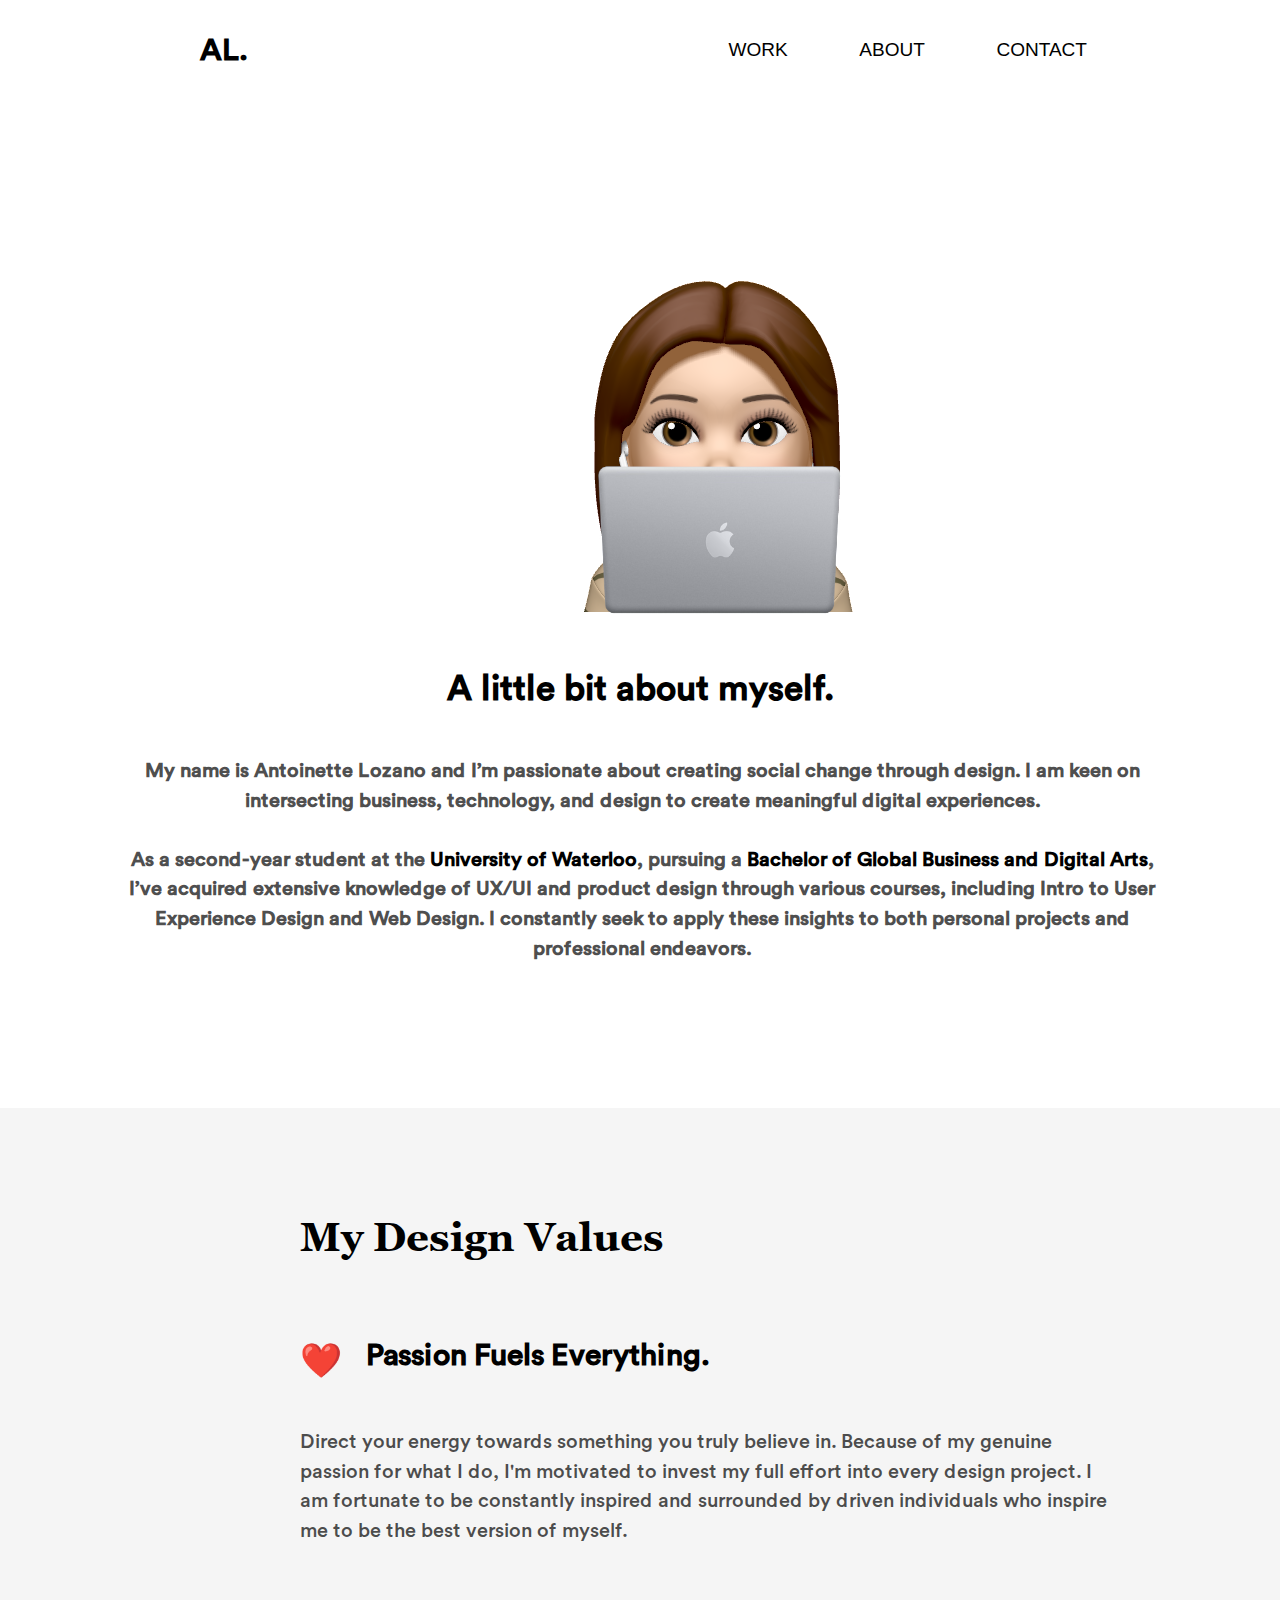
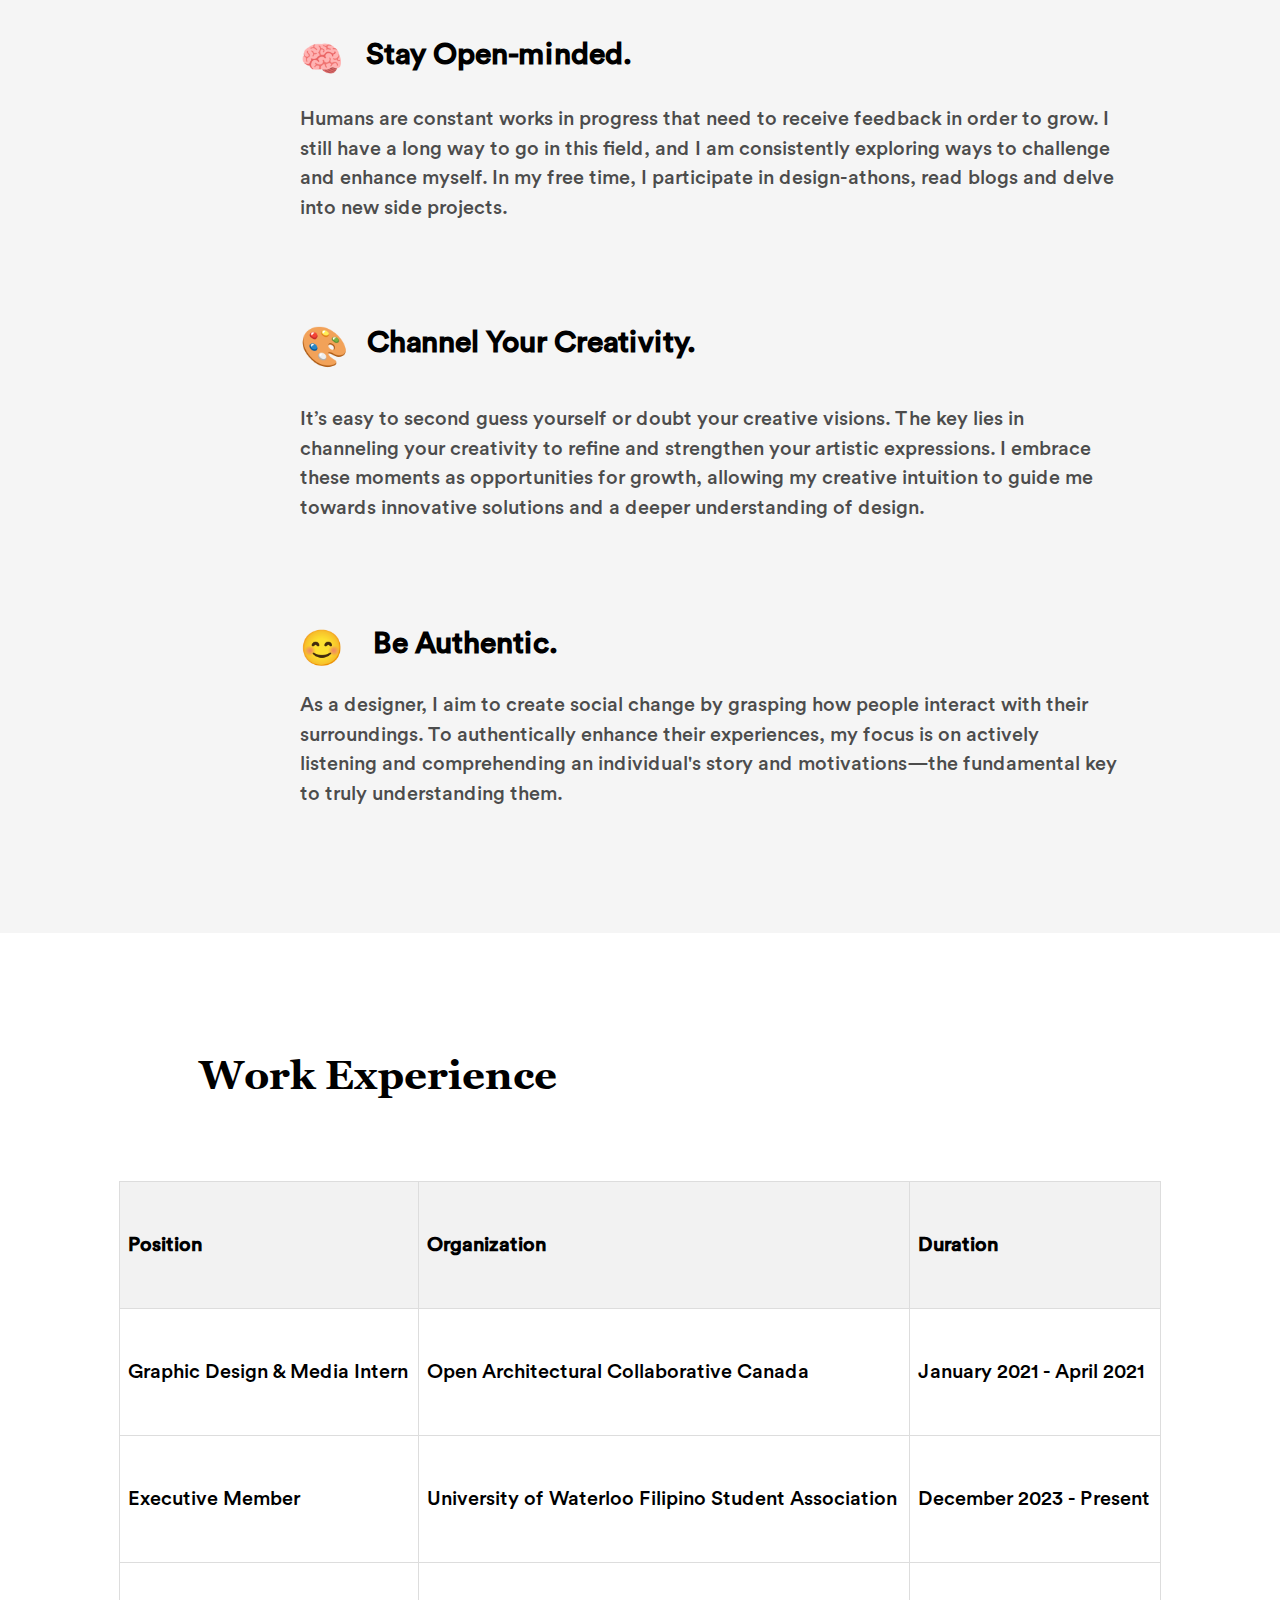
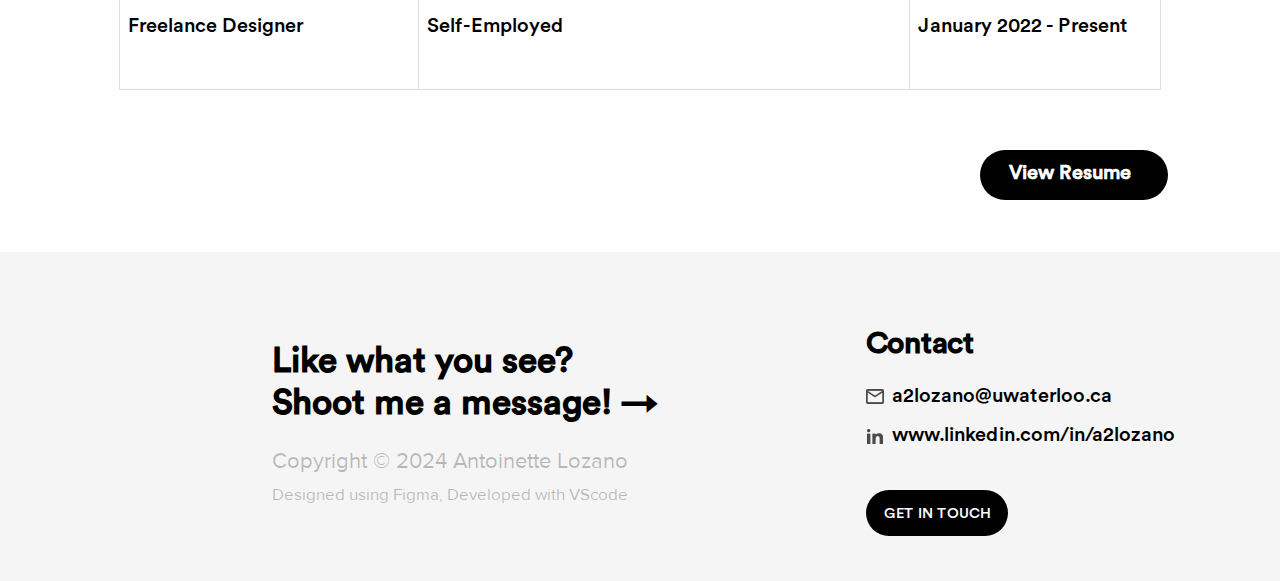
<file: about.html>
<!DOCTYPE html>
<html>
  <head>
    <meta charset="utf-8" />
    <meta name="viewport" content="initial-scale=1, width=device-width" />

    <link rel="stylesheet" href="styles.css"/>
    </head>
  <body>
  <header>
    <b href="index.html" onclick="scrollToTop()">AL.</b>
    <div>
      <a href="index.html">WORK</a>
      <a href="about.html">ABOUT</a>
      <a href="Contact.html">CONTACT</a>
    </div>
      </header>
    <div
      style="
        position: relative;
        background-color: #fff;
        width: 100%;
        height: 3781px;
        overflow: hidden;
        text-align: left;
        font-size: 20px;
        color: #000;
        font-family: 'Circular Std';
      "
    >
    <!--Image-->
      <img
        style="
          position: absolute;
          top: 220px;
          left: 555px;
          width: 329px;
          height: 421px;
          object-fit: cover;
        "
        alt="Animoji"
        src="Animojj.png"
      />

    <!--About me Description-->
      <div
        style="
          position: absolute;
          top: 669px;
          width: 389px;
          height: 44px;
          font-weight: 700;
          font-size: 35px;
          text-align: center;
          white-space: nowrap;
          left: 50%; 
          transform: translateX(-50%);"
          
      > 
        <b> A little bit about myself.</b>
      </div>
      <div
        style="
          position: absolute;
          top: 757px;
          left: calc(50% - 519px);
          line-height: 148.25%;
          text-align: center;
          display: inline-block;
          width: 1042px;
          height: 258px;
          color: rgba(0, 0, 0, 0.7);
        "
      >
        <p style="margin: 0">
  <b>My name is Antoinette Lozano and I’m passionate about creating
  social change through design. I am keen on intersecting
  business, technology, and design to create meaningful digital
  experiences.
  <br> <br> As a second-year student at the <span style="color: #000; font-weight: 700;">University of Waterloo</span>, pursuing a <span style="color: #000; font-weight: 700;">Bachelor of Global Business and Digital Arts</span>, I’ve acquired extensive knowledge of UX/UI and product design through various courses, including Intro to User Experience Design and Web Design. I constantly seek to apply these insights to both personal projects and professional endeavors. </b>
</p>

        <p style="margin: 0; font-size: 25px">
          <span style="font-weight: 500">
            <span>&nbsp;</span>
          </span>
        </p>
        <p style="margin: 0">
          <span style="font-weight: 500">
            <span>&nbsp;</span>
          </span>
        </p>
        <p style="margin: 0">
          <span style="font-weight: 500">
            <span>&nbsp;</span>
          </span>
        </p>
      </div>
      <div
        style="
          position: absolute;
          top: 1108px;
          left: 0px;
          background-color: #f5f5f5;
          width: 1440px;
          height: 1425px;
        "
      ></div>
        
    <!--My Design values-->
      <div
        style="
          position: absolute;
          top: 1214px;
          left: 300px;
          width: 649px;
          height: 45px;
          font-size: 40px;
          font-family: Georgia;
        "
      >
        <b
          style="
            position: absolute;
            top: 0px;
            left: 0px;
            display: inline-block;
            width: 649px;
          "
          >My Design Values</b
        >
      </div>
      <div
        style="
          position: absolute;
          top: 1338px;
          left: 300px;
          width: 484px;
          height: 38px;
          font-size: 30px;
        "
      >
        <div
          style="
            position: absolute;
            top: 0px;
            left: 66px;
            width: 418px;
            display: flex;
            flex-direction: row;
            align-items: center;
            justify-content: center;
          "
        >
          <b
            style="
              position: relative;
              display: inline-block;
              width: 418px;
              flex-shrink: 0;
            "
            >Passion Fuels Everything.</b
          >
        </div>
        <b
          style="
            position: absolute;
            top: 2px;
            left: 0px;
            font-size: 33.83px;
            display: inline-block;
            font-family: Georgia;
            width: 35px;
          "
          >❤️</b
        >
      </div>
      <div
        style="
          position: absolute;
          top: 1428px;
          left: 300px;
          line-height: 148.25%;
          font-weight: 500;
          color: rgba(0, 0, 0, 0.7);
          display: inline-block;
          width: 820px;
          height: 209px;
        "
      >
        Direct your energy towards something you truly believe in. Because of my
        genuine passion for what I do, I'm motivated to invest my full effort
        into every design project. I am fortunate to be constantly inspired and
        surrounded by driven individuals who inspire me to be the best version
        of myself.
      </div>
      <div
        style="
          position: absolute;
          top: 1637px;
          left: 300px;
          width: 418px;
          height: 38px;
          font-size: 30px;
        "
      >
        <div
          style="
            position: absolute;
            top: 0px;
            left: 65px;
            width: 353px;
            display: flex;
            flex-direction: row;
            align-items: center;
            justify-content: center;
          "
        >
          <b
            style="
              position: relative;
              display: inline-block;
              width: 351px;
              flex-shrink: 0;
            "
            >Stay Open-minded.</b
          >
        </div>
        <b
          style="
            position: absolute;
            top: 1px;
            left: 0px;
            font-size: 35px;
            display: inline-block;
            font-family: Georgia;
            width: 36px;
          "
          >🧠</b
        >
      </div>
      <div
        style="
          position: absolute;
          top: 1705px;
          left: 300px;
          line-height: 148.25%;
          font-weight: 500;
          color: rgba(0, 0, 0, 0.7);
          display: inline-block;
          width: 840px;
          height: 112px;
        "
      >
        Humans are constant works in progress that need to receive feedback in
        order to grow. I still have a long way to go in this field, and I am
        consistently exploring ways to challenge and enhance myself. In my free
        time, I participate in design-athons, read blogs and delve into new side
        projects.
      </div>
      <div
        style="
          position: absolute;
          top: 1925px;
          left: 366px;
          width: 459px;
          display: flex;
          flex-direction: row;
          align-items: center;
          justify-content: center;
          font-size: 30px;
        "
      >
        <b
          style="
            position: relative;
            display: inline-block;
            width: 457px;
            flex-shrink: 0;
          "
          >Channel Your Creativity.</b
        >
      </div>
      <b
        style="
          position: absolute;
          top: 1924px;
          left: 300px;
          font-size: 39px;
          display: inline-block;
          font-family: Georgia;
          width: 40px;
        "
        >🎨</b
      >
      <div
        style="
          position: absolute;
          top: 2005px;
          left: 300px;
          line-height: 148.25%;
          font-weight: 500;
          color: rgba(0, 0, 0, 0.7);
          display: inline-block;
          width: 820px;
          height: 160px;
        "
      >
        It’s easy to second guess yourself or doubt your creative visions. The
        key lies in channeling your creativity to refine and strengthen your
        artistic expressions. I embrace these moments as opportunities for
        growth, allowing my creative intuition to guide me towards innovative
        solutions and a deeper understanding of design.
      </div>
      <div
        style="
          position: absolute;
          top: 2291px;
          left: 300px;
          line-height: 148.25%;
          font-weight: 500;
          color: rgba(0, 0, 0, 0.7);
          display: inline-block;
          width: 820px;
          height: 110px;
        "
      >
        As a designer, I aim to create social change by grasping how people
        interact with their surroundings. To authentically enhance their
        experiences, my focus is on actively listening and comprehending an
        individual's story and motivations—the fundamental key to truly
        understanding them.
      </div>
      <div
        style="
          position: absolute;
          top: 2226px;
          left: 300px;
          width: 382px;
          height: 38px;
          font-size: 30px;
        "
      >
        <div
          style="
            position: absolute;
            top: 0px;
            left: 67px;
            width: 315px;
            height: 38px;
          "
        >
          <b style="position: absolute; top: 0px; left: 5.5px">Be Authentic.</b>
        </div>
        <b
          style="
            position: absolute;
            top: 1px;
            left: 0px;
            font-size: 35px;
            display: inline-block;
            font-family: Georgia;
            width: 36px;
          "
          >😊</b
        >
      </div>
        
<!--Table/experience-->
      <div
        style="
          position: absolute;
          top: 2652px;
          left: 199px;
          width: 649px;
          height: 45px;
          font-size: 40px;
          font-family: Georgia;
        "
      >
        <b
          style="
            position: absolute;
            top: 0px;
            left: 0px;
            display: inline-block;
            width: 649px;
          "
          >Work Experience</b
        >
      </div>
        <title>Experience Table</title>
  <style>
     body {
      position: relative; 
    }

    table {
      width: 1042px; 
      height: 509px; 
      border-collapse: collapse;
      margin-top: 2781px; 
      margin-left: auto;
      margin-right: auto;
    }

    th, td {
      border: 1px solid #dddddd;
      text-align: left;
      padding: 8px;
    }

    th {
      background-color: #f2f2f2;
    }

    .resume-button {
      position: absolute;
      top: 3350px; 
      left: 980px;
      width: 230px;
      height: 50px;
      font-size: 30px;
      color: #fff;
    }

    .resume-button-inner {
      position: absolute;
      top: 0px;
      left: 0px;
      border-radius: 25px;
      background-color: #000;
      width: 188px;
      height: 50px;
    }
  </style>
  <table>
    <tr>
      <th>Position</th>
      <th>Organization</th>
      <th>Duration</th>
    </tr>
    <tr>
      <td>Graphic Design & Media Intern</td>
      <td>Open Architectural Collaborative Canada</td>
      <td>January 2021 - April 2021</td>
    </tr>
    <tr>
      <td>Executive Member</td>
      <td> University of Waterloo Filipino Student Association</td>
      <td>December 2023 - Present</td>
    </tr>
    <tr>
      <td>Freelance Designer</td>
      <td>Self-Employed</td>
      <td>January 2022 - Present</td>
    </tr>
  </table>

<div class="resume-button">
  <div class="resume-button-inner"></div>
  <a href="https://drive.google.com/file/d/12LQ0RFKSSalfNZ6m925VunMQhK-v7LQY/view?usp=sharing" style="position: absolute; font-size: 20px; top: 11px; left: 29px; text-decoration: none; color: inherit;">
    <b>View Resume</b>
  </a>
</div>
    
    
 
<!--Footer--> 
     <div
        style="
          position: absolute;
          top: 3452px;
          left: 0px;
          background-color: #f5f5f5;
          width: 1440px;
          height: 329px;
        "
      ></div>
      <!--Contact-->
      <div
        style="
          position: absolute;
          top: 3526px;
          left: 866px;
          width: 113px;
          height: 38px;
          font-size: 30px;
        "
      >
        <b style="position: absolute; top: 0px; left: 0px">Contact</b>
      </div>
      <!--Description-->
      
      <b style="position: absolute; top: 3541px; left: 272px; font-size: 35px">
        <p style="margin: 0">Like what you see?</p>
        <p style="margin: 0">Shoot me a message! →</p>
      </b>
      
      <!--Get in touch-->
      <div
        style="
          position: absolute;
          top: 3690.41px;
          left: 866px;
          width: 142.38px;
          height: 46px;
          text-align: center;
          font-size: 14.6px;
          color: #fff;
        "
      >
        <div
          style="
            position: absolute;
            top: 0px;
            left: 0px;
            border-radius: 23px;
            background-color: #000;
            width: 142.38px;
            height: 46px;
          "
        ></div>
        <div
          style="
            position: absolute;
            top: 12.41px;
            left: 0px;
            line-height: 148.25%;
            font-weight: 500;
            display: inline-block;
            width: 142.38px;
            height: 21.17px;
            cursor: pointer;
          "
          id="gETINTOUCH"
          onclick="window.location.href='./Contact.html'" 
        >
          GET IN TOUCH
        </div>
          
      </div>
      <div
        style="
          position: absolute;
          top: 3645px;
          left: 272px;
          width: 358.47px;
          height: 32px;
          font-size: 21.8px;
          color: rgba(0, 0, 0, 0.25);
          font-family: 'Proxima Nova';
        "
      >

        <div
          style="position: absolute; top: 0px; left: 0px; line-height: 148.25%"
        >
          Copyright © 2024 Antoinette Lozano
          <br>
          <span style="font-size: 17px;">Designed using Figma, Developed with VScode</span>
        </div>

      </div>

      <div
        style="
          position: absolute;
          top: 3616px; 
          left: 867px;
          width: 301px;
          height: 40px;
          color: rgba(0, 0, 0, 0.7);
        "
      >
        <div
          style="
            position: absolute;
            top: 0px;
            left: 0px;
            width: 301px;
            height: 40px;
          "
        >
          <div
            style="
              position: absolute;
              top: 0px;
              left: 25px;
              line-height: 198.25%;
              font-weight: 500;
            "
          >
              
            <!--Linkedin link-->
            <a href="https://www.linkedin.com/in/a2lozano" target="_blank" class="linkedin-link" style="color: black; text-decoration: none;">www.linkedin.com/in/a2lozano</a>
          </div>
          <img
            style="
              position: absolute;
              height: 37.5%;
              width: 5.32%;
              top: 32.5%;
              right: 94.68%;
              bottom: 30%;
              left: 0%;
              max-width: 100%;
              overflow: hidden;
              max-height: 100%;
              object-fit: cover;
            "
            alt="Linkedin Icon"
            src="LinkedIn.png"
          />
        </div>
      </div>
      <div
        style="
          position: absolute;
          top: 3577px;
          left: 866px;
          width: 244px;
          height: 39px;
          color: rgba(0, 0, 0, 0.7);
        "
      >
        <div
          style="
            position: absolute;
            top: 0px;
            left: 0px;
            width: 244px;
            height: 39px;
          "
        >
          <div
            style="
              position: absolute;
              top: 0px;
              left: 26px;
              line-height: 198.25%;
              font-weight: 500;
              display: inline-block;
              width: 218px;
              height: 39px;
            "
          >
        <!--Email link-->
        <p style="margin: 0"><a href="mailto:a2lozano@uwaterloo.ca" class="email-link" style="color: black; text-decoration: none;">a2lozano@uwaterloo.ca</a></p>

          </div>
          <img
            style="
              position: absolute;
              height: 38.46%;
              width: 7.38%;
              top: 30.77%;
              right: 92.62%;
              bottom: 30.77%;
              left: 0%;
              max-width: 100%;
              overflow: hidden;
              max-height: 100%;
              object-fit: cover;
            "
            alt="Email Icon"
            src="Mail.png"
          />
        </div>
      </div>
    </div>     
  </body>
</html>
</file>
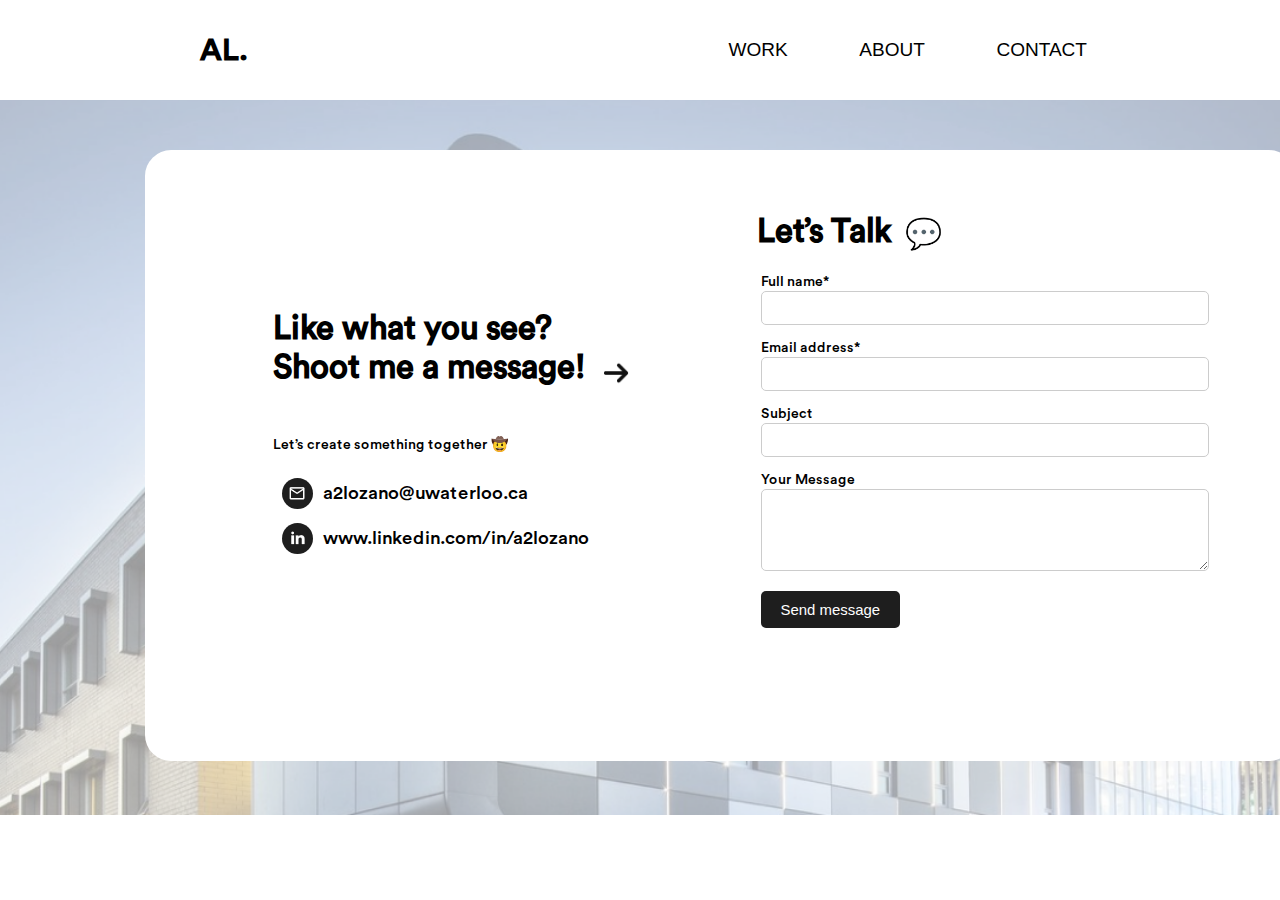
<file: Contact.html>
<!DOCTYPE html>
<html>
  <head>
    <meta charset="utf-8" />
    <meta name="viewport" content="initial-scale=1, width=device-width" />

    <link rel="stylesheet" href="styles.css"/>
    </head>
  <body>
  <header>
      <a href="index.html"> <b>AL.</b></a>
    <div>
      <a href="index.html">WORK</a>
      <a href="about.html">ABOUT</a>
      <a href="Contact.html">CONTACT</a>
    </div>
      </header>
<style>
    form {
      position: absolute;
      top: 274.42px;
      left: 760.57px;
      font-family: 'Circular Std';
      width: 429.97px;
    }

    input,
    textarea {
      width: 100%;
      padding: 8px;
      margin-bottom: 15px;
      border: 1px solid #ccc;
      border-radius: 5px;
      font-size: 13.99px;
    }

    button {
      background-color: #1e1e1e;
      color: #fff;
      border: none;
      padding: 10px 20px;
      border-radius: 5px;
      cursor: pointer;
      font-size: 14.92px;
    }
  </style>

  <div style="
        position: relative;
        background-color: #fff;
        width: 100%;
        height: 815px;
        overflow: hidden;
        text-align: left;
        font-size: 13.99px;
        color: #000;
        font-family: 'Circular Std';
      ">
    <img style="
          position: absolute;
          top: 0px;
          left: 0px;
          width: 1440px;
          height: 1024px;
          object-fit: cover;
        " alt="Stratford Campus" src="Stratfordcampus.png" />

    <div style="
          position: absolute;
          top: 150px;
          left: 145px;
          border-radius: 26.12px;
          background-color: #fff;
          width: 1150px;
          height: 610.96px;
        "></div>
    <b style="
          position: absolute;
          top: 309.86px;
          left: 272.78px;
          font-size: 32.64px;
        ">
      <p style="margin: 0">Like what you see?</p>
      <p style="margin: 0">Shoot me a message!</p>
    </b>
    <b style="
          position: absolute;
          top: 212.86px;
          left: 756.84px;
          font-size: 32.64px;
        ">Let’s Talk</b>
    <img style="
          position: absolute;
          top: 360.23px;
          left: 602.95px;
          width: 26.12px;
          height: 26.12px;
          overflow: hidden;
        " alt="arrow" src="Arrow.png" />

    <div style="
          position: absolute;
          top: 435.78px;
          left: 272.78px;
          font-weight: 500;
          display: inline-block;
          width: 339.5px;
          height: 33.58px;
        ">
      Let’s create something together 🤠
    </div>
    <div style="
          position: absolute;
          top: 477.75px;
          left: 282.1px;
          border-radius: 50%;
          background-color: #1e1e1e;
          width: 30.78px;
          height: 30.78px;
        "></div>
    <div style="
          position: absolute;
          top: 523.45px;
          left: 282.1px;
          border-radius: 50%;
          background-color: #1e1e1e;
          width: 30.78px;
          height: 30.78px;
        "></div>
    <div style="
          position: absolute;
          top: 520.65px;
          left: 323.14px;
          font-size: 18.65px;
          line-height: 198.25%;
          font-weight: 500;
        ">
        <a href="https://www.linkedin.com/in/a2lozano" target="_blank" style="text-decoration: none; color: inherit; display: inline-block;">
        www.linkedin.com/in/a2lozano
      </a>
    </div>
    <div style="
          position: absolute;
          top: 475.88px;
          left: 323.14px;
          font-size: 18.65px;
          line-height: 198.25%;
          font-weight: 500;
          display: inline-block;
          width: 203.33px;
          height: 36.37px;
        ">
      <a href="mailto:a2lozano@uwaterloo.ca" style="text-decoration: none; color: inherit; display: block;">
        a2lozano@uwaterloo.ca
      </a>
      <p style="margin: 0">&nbsp;</p>
    </div>
    <img style="
          position: absolute;
          top: 487px;
          left: 289px;
          max-width: 100%;
          overflow: hidden;
          max-height: 100%;
        " alt="Email" src="WhiteMail.png" />

    <img style="
          position: absolute;
          top: 531px;
          left: 291px;
          max-width: 100%;
          overflow: hidden;
          max-height: 100%;
        " alt="Linkedin" src="WhiteLinkedin.png" />

    <!-- Form section -->
      <form id="contactForm" action="https://script.google.com/macros/s/AKfycbwZ5vEHgYv5ti2fad3iwtsLcat74MxJ9Mg44d0rOK_K2C3Jsx-AKywlXP0yjREsl6Vt/exec" method="post">
      <div>
        <label for="fullName">Full name*</label>
        <input type="text" id="fullName" name="fullName" required>
      </div>

      <div>
        <label for="email">Email address*</label>
        <input type="email" id="email" name="email" required>
      </div>

      <div>
        <label for="subject">Subject</label>
        <input type="text" id="subject" name="subject">
      </div>

      <div>
        <label for="message">Your Message</label>
        <textarea id="message" name="message" rows="4"></textarea>
      </div>

      <button type="submit">Send message</button>
    </form>
    <b style="
          position: absolute;
          top: 215.66px;
          left: 905.14px;
          font-size: 29.85px;
        ">💬</b>
      
            <script>
        async function submitForm() {
          try {
            const response = await fetch('https://script.google.com/macros/s/AKfycbwZ5vEHgYv5ti2fad3iwtsLcat74MxJ9Mg44d0rOK_K2C3Jsx-AKywlXP0yjREsl6Vt/exec', {
              method: 'POST',
              body: new FormData(document.getElementById('contactForm')),
            });
            const textResponse = await response.text();
            handleFormSubmission(textResponse);
          } catch (error) {
            console.error('Form submission error:', error);
          }
        }

        function handleFormSubmission(response) {
          alert(response);
        }
      </script>
      
      
  </div>
      

</body>
</html>
</file>
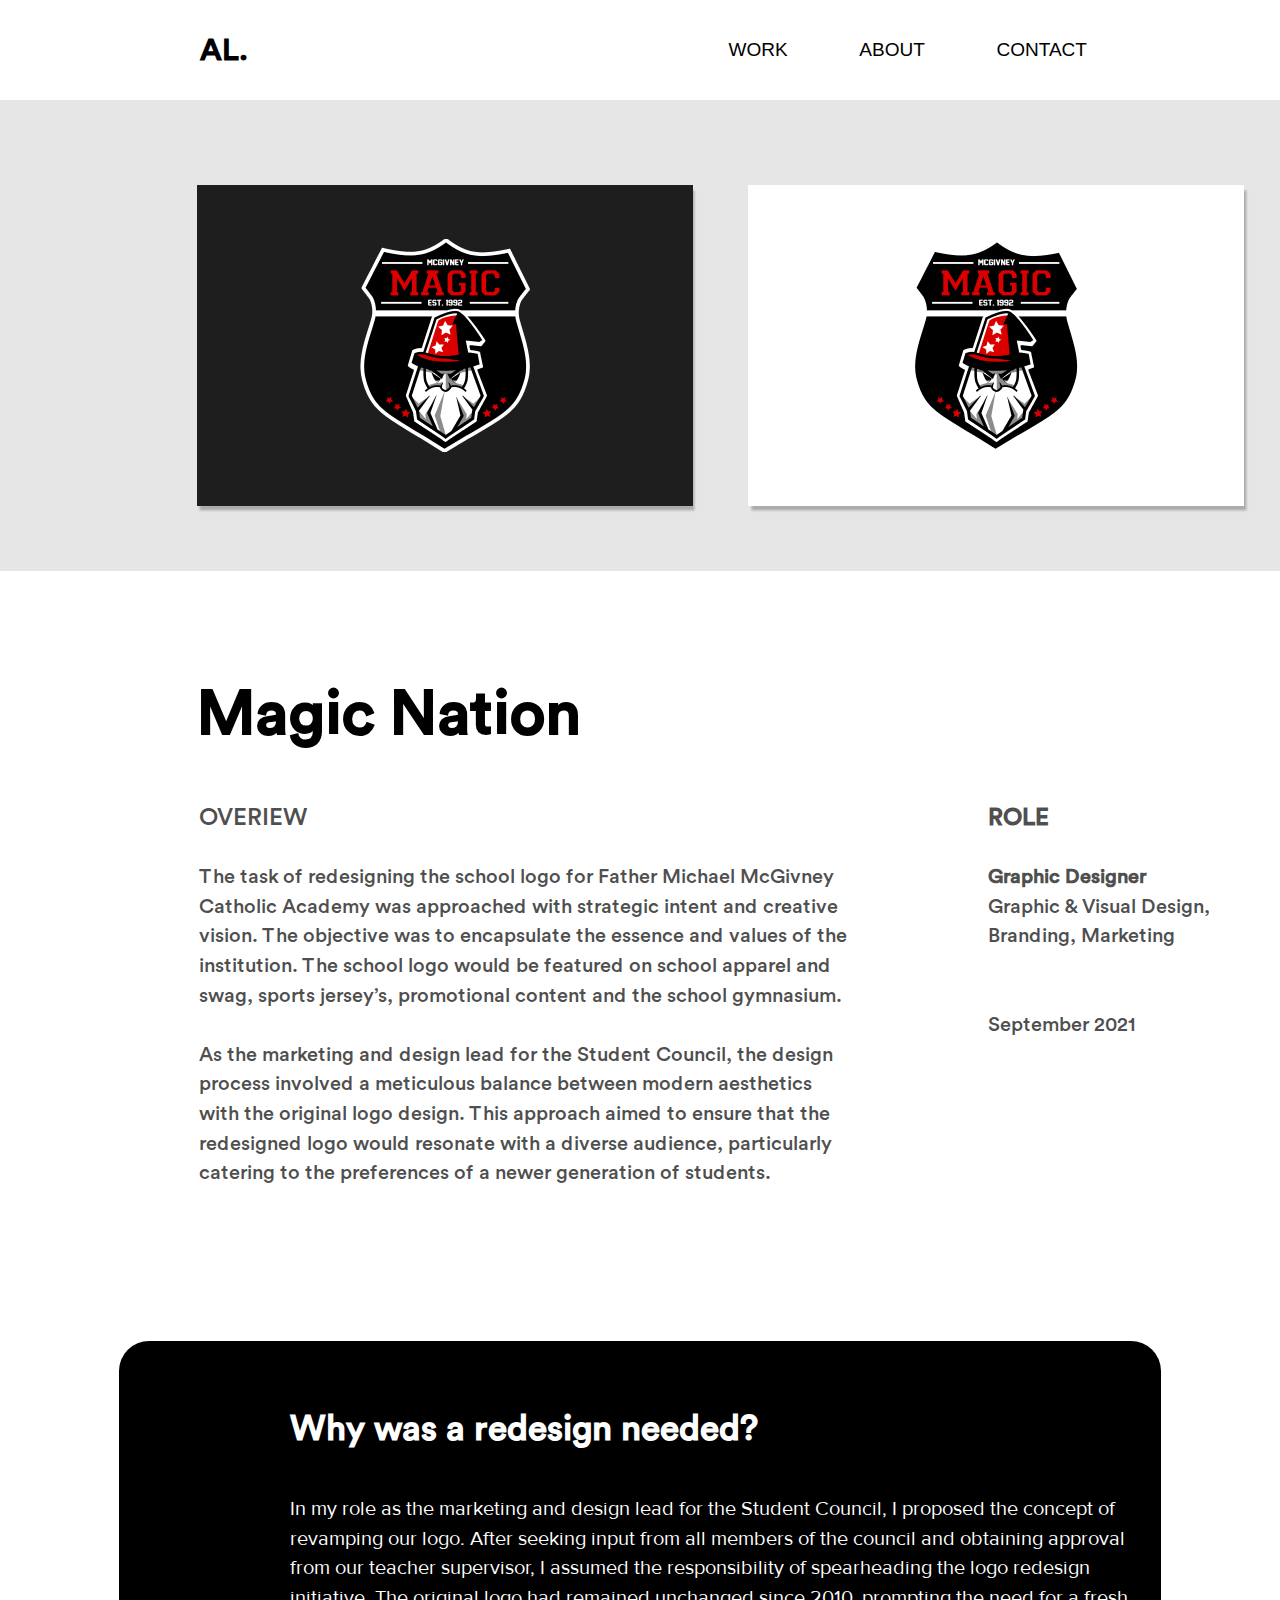
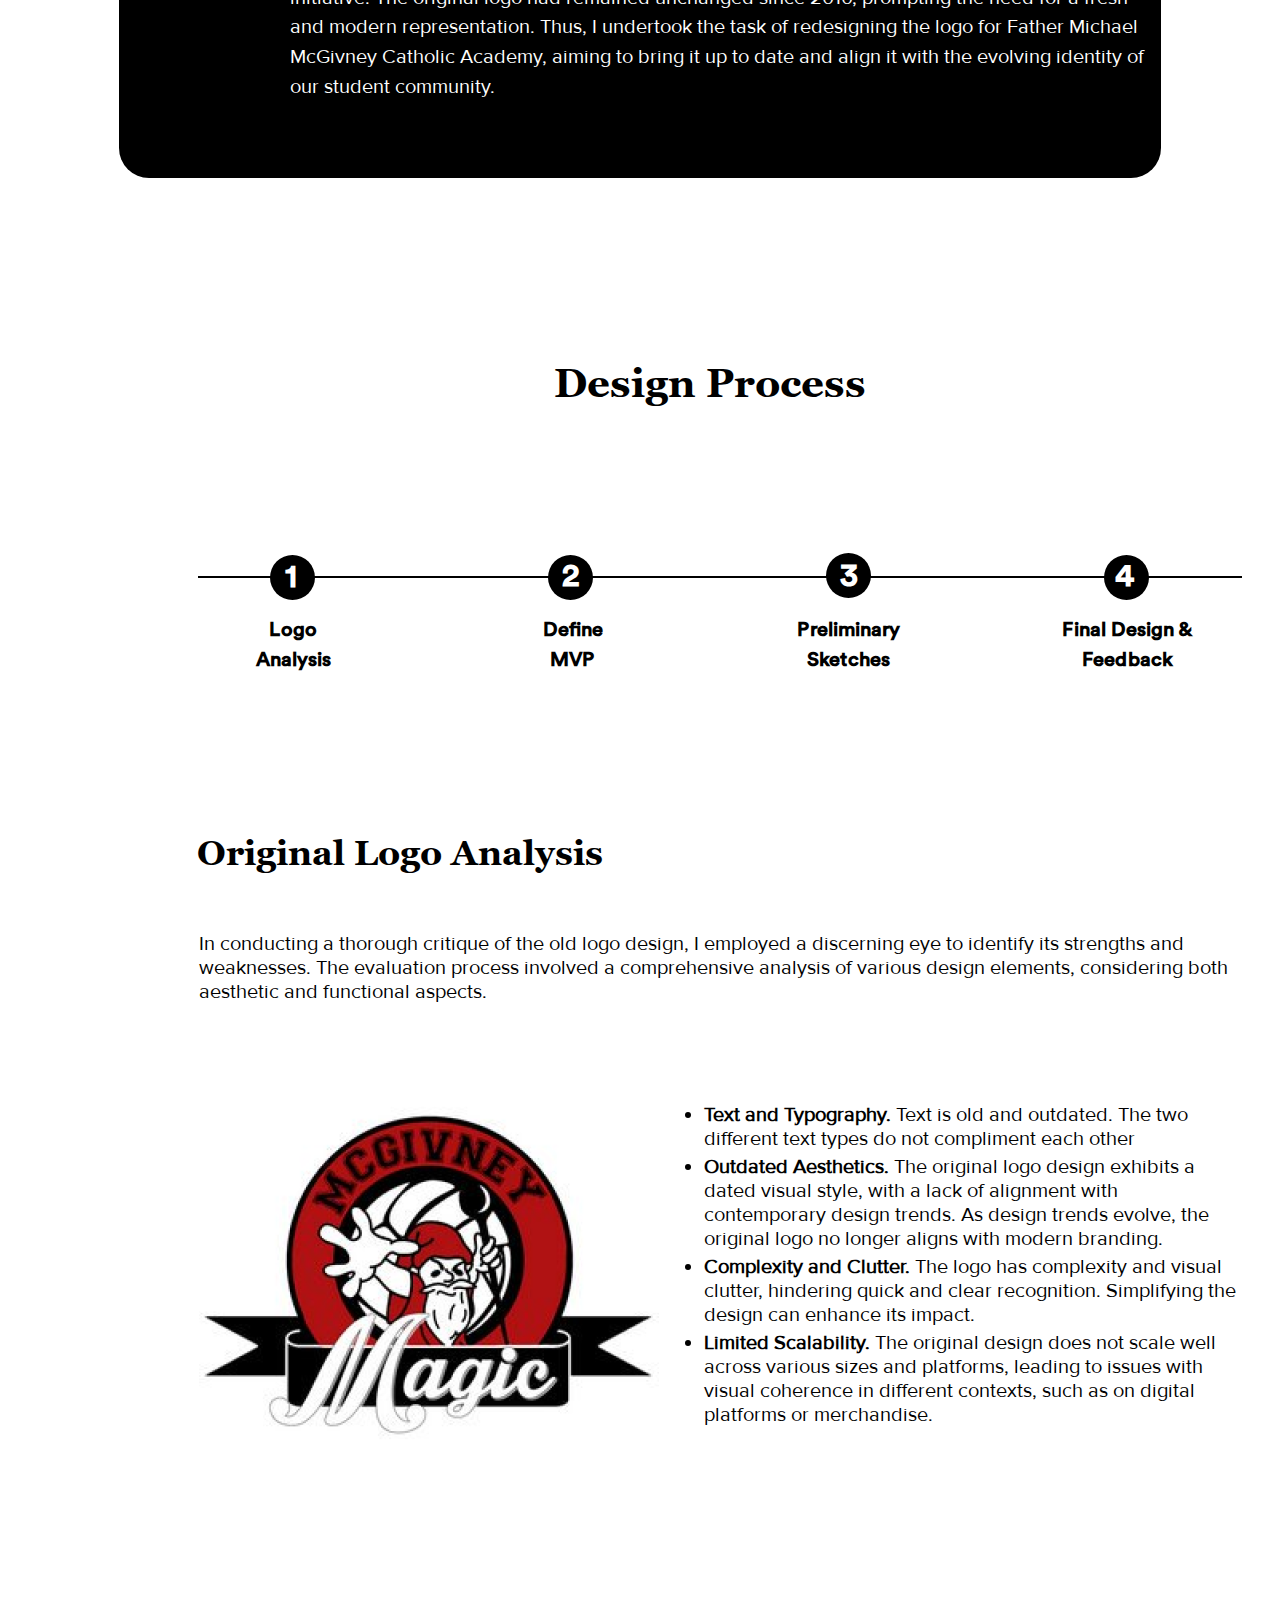
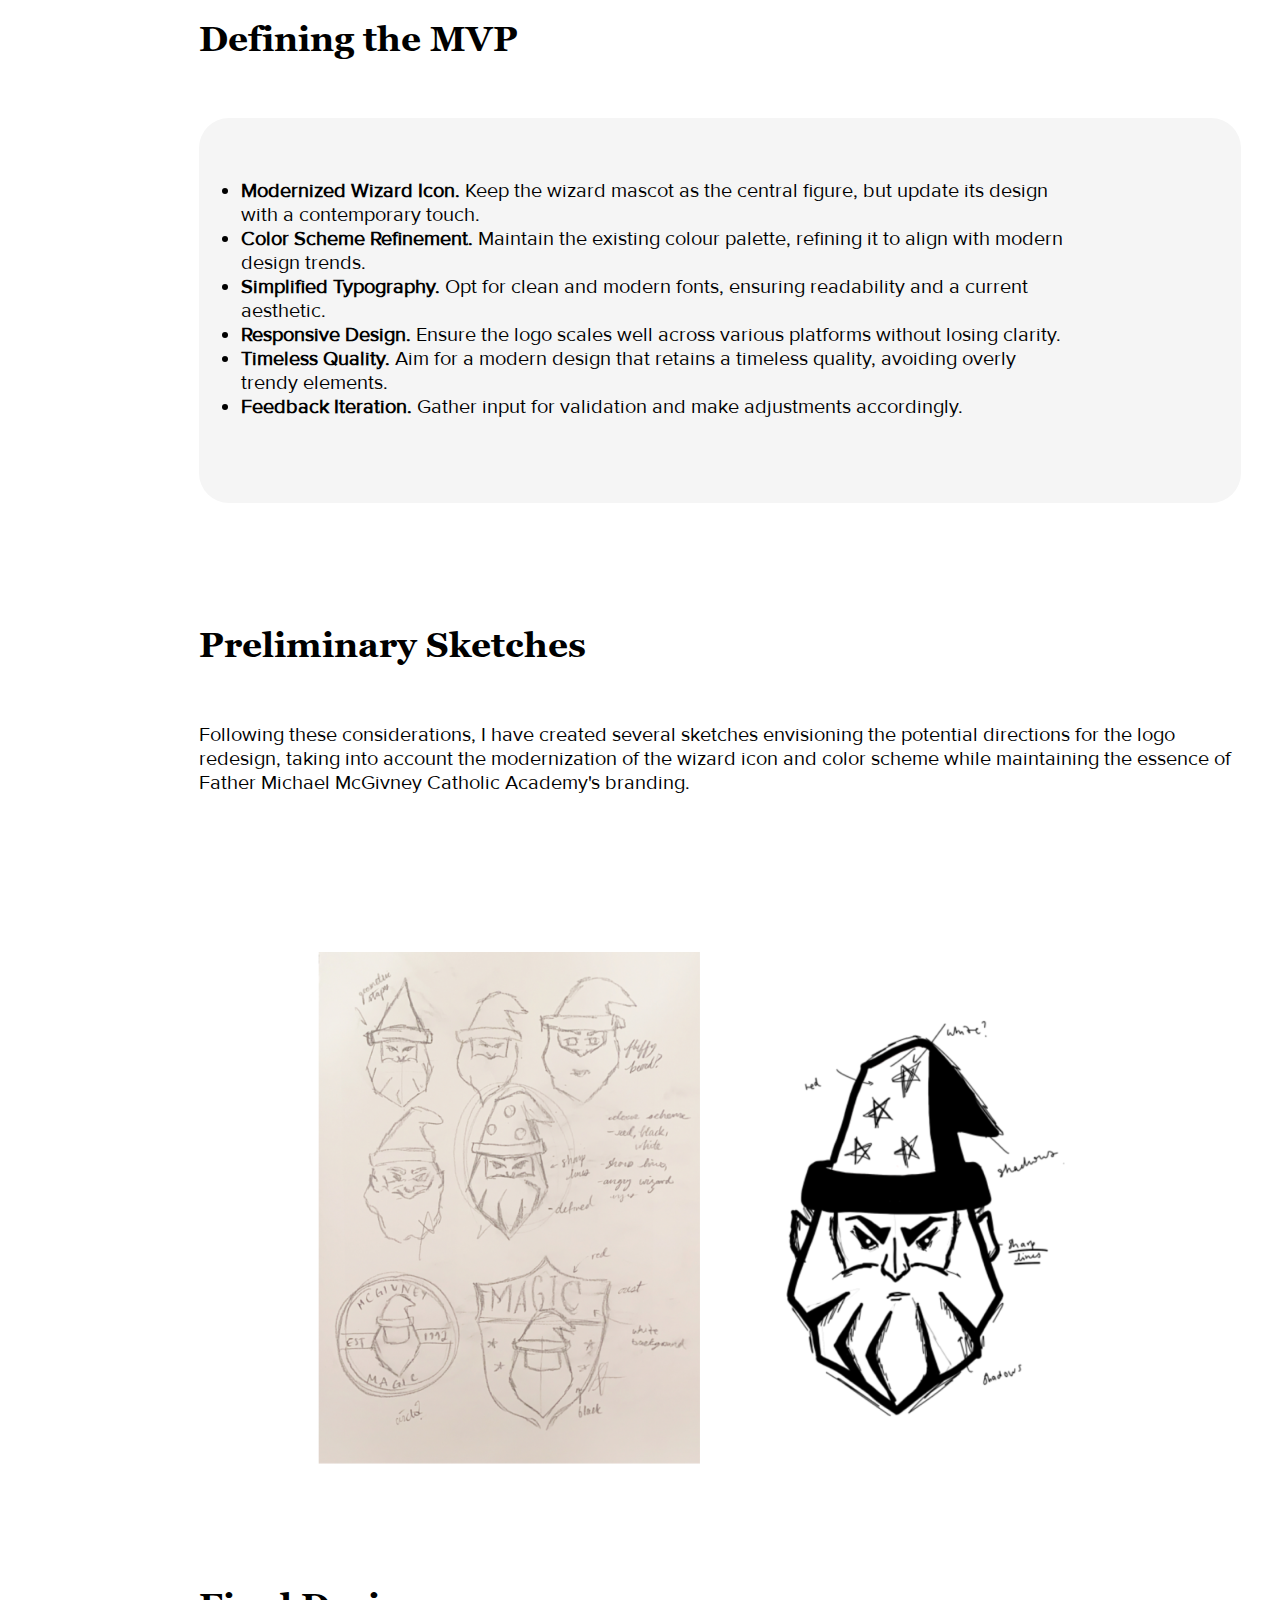
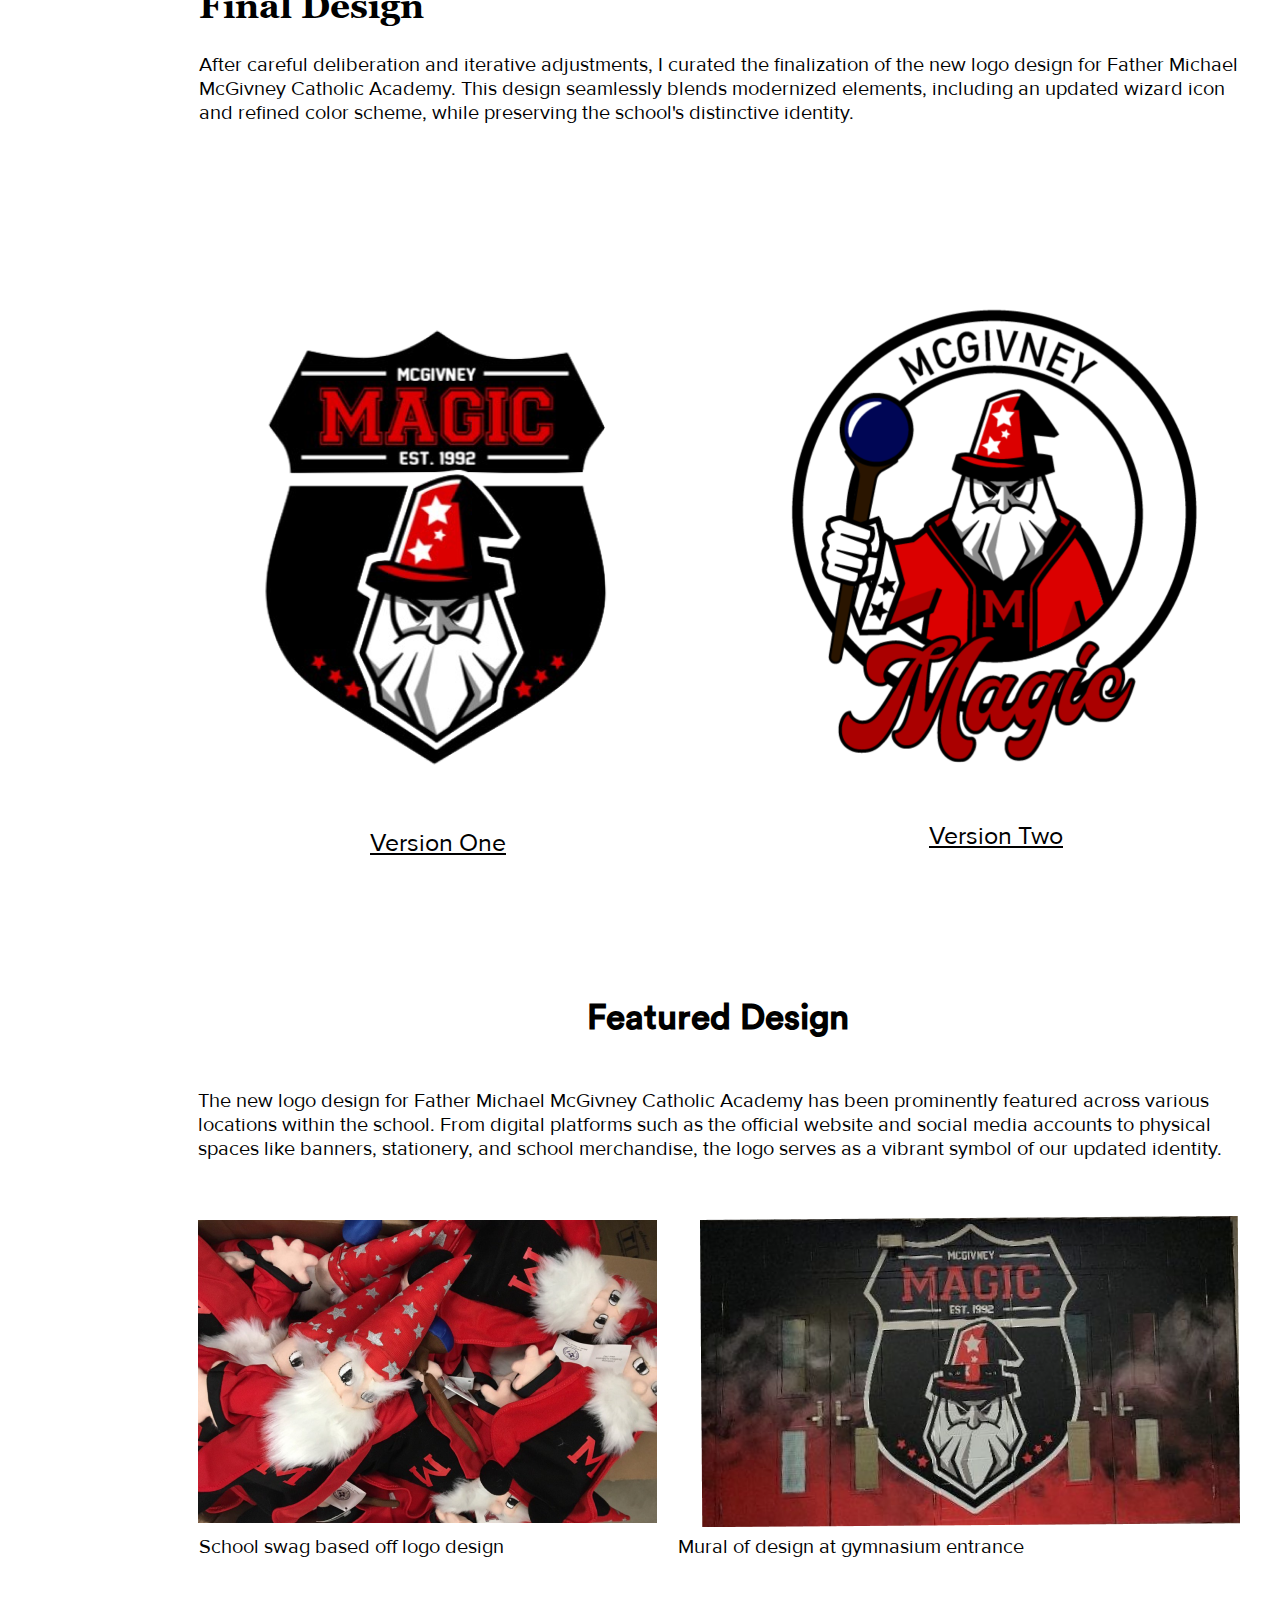
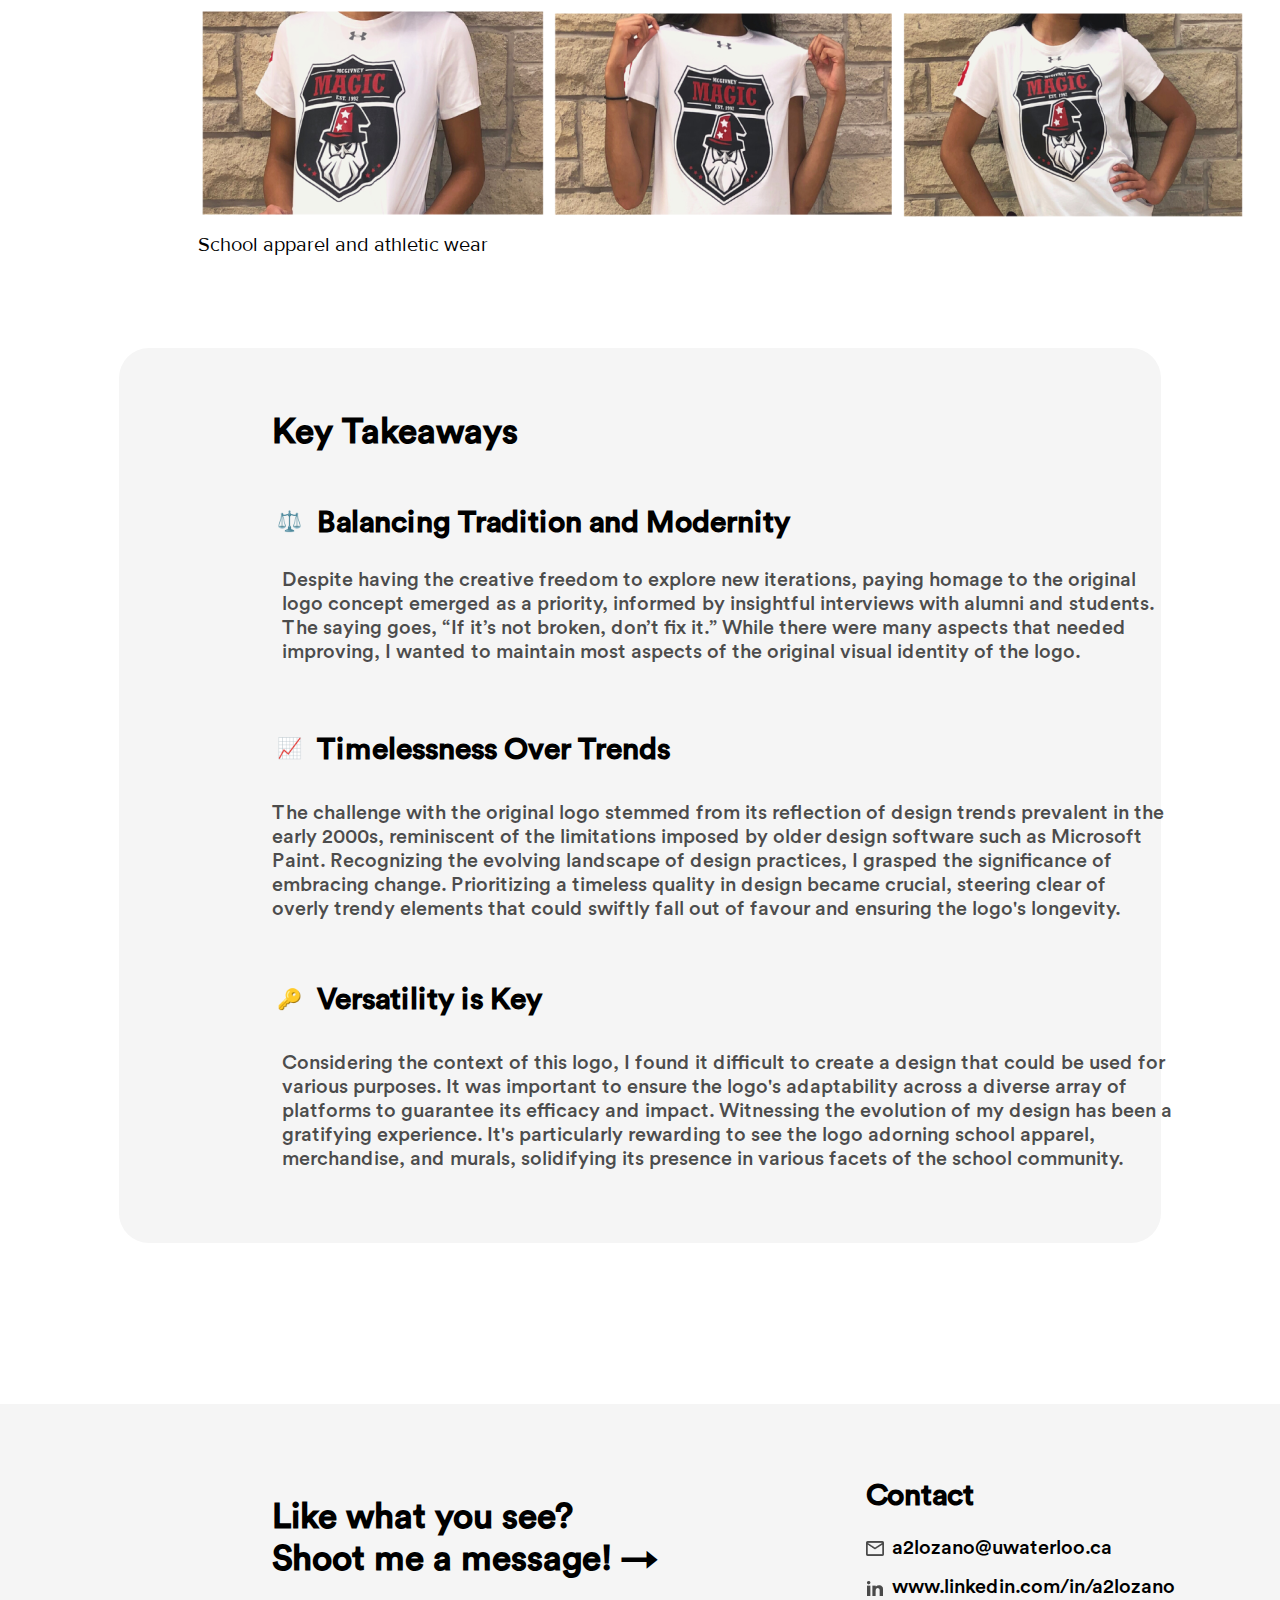
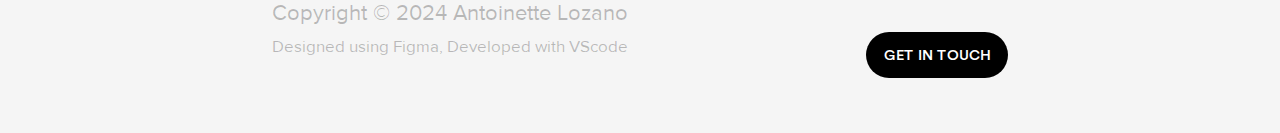
<file: Magic.html>
<!DOCTYPE html>
<html>
  <head>
    <meta charset="utf-8" />
    <meta name="viewport" content="initial-scale=1, width=device-width" />

    <link rel="stylesheet" href="styles.css"/>
    </head>
  <body>
  <header>
    <a href="index.html"> <b>AL.</b></a>
    <div>
      <a href="index.html">WORK</a>
      <a href="about.html">ABOUT</a>
      <a href="Contact.html">CONTACT</a>
    </div>
      </header>
    
    <div
      style="
        position: relative;
        background-color: #fff;
        width: 100%;
        height: 8133px;
        overflow: hidden;
        text-align: left;
        font-size: 20px;
        color: #000;
        font-family: 'Circular Std';
      "
    >
    <!--Magic nation Mockup-->
      <div
        style="
          position: absolute;
          top: 0px;
          left: 0px;
          background-color: #e6e6e6;
          width: 1440px;
          height: 571px;
        "
      ></div>
      <div
        style="
          position: absolute;
          top: 185px;
          left: 747.93px;
          width: 496.07px;
          height: 320.99px;
        "
      >
        <div
          style="
            position: absolute;
            top: 0px;
            left: 0px;
            background-color: #fff;
            box-shadow: 2.918060302734375px 5.252508640289307px 2.33px
              rgba(0, 0, 0, 0.25);
            width: 496.07px;
            height: 320.99px;
          "
        >
          <img
            style="
              position: absolute;
              top: 53.69px;
              left: 163.41px;
              width: 169.52px;
              height: 213.65px;
              object-fit: cover;
            "
            alt="Magic Nation logo"
            src="MagicLogo.png"
          />
        </div>
      </div>
      <div
        style="
          position: absolute;
          top: 185px;
          left: 197px;
          width: 496.07px;
          height: 320.99px;
        "
      >
        <div
          style="
            position: absolute;
            top: 0px;
            left: 0px;
            background-color: #1e1e1e;
            box-shadow: 2.3344483375549316px 5.252508640289307px 2.33px
              rgba(0, 0, 0, 0.25);
            width: 496.07px;
            height: 320.99px;
          "
        >
          <img
            style="
              position: absolute;
              top: 53.69px;
              left: 163.41px;
              width: 169.52px;
              height: 213.65px;
              object-fit: cover;
            "
            alt="Magic Nation logo"
            src="MagicLogo.png"
          />

        </div>
      </div>
        
     <!--Mcgivney Magic Descripton-->
      <div
        style="
          position: absolute;
          top: 678px;
          left: 197px;
          width: 493px;
          height: 78px;
          text-align: center;
          font-size: 62px;
        "
      >
        <b style="position: absolute; top: 0px; left: 0px">Magic Nation</b>
      </div>
      <div
        style="
          position: absolute;
          top: 804px;
          left: 199px;
          line-height: 148.25%;
          font-weight: 500;
          color: rgba(0, 0, 0, 0.7);
          display: inline-block;
          width: 655px;
        "
      >
        <p style="margin: 0; font-size: 24px">OVERIEW</p>
        <br>
        <p style="margin: 0">
          The task of redesigning the school logo for Father Michael McGivney
          Catholic Academy was approached with strategic intent and creative
          vision. The objective was to encapsulate the essence and values of the
          institution. The school logo would be featured on school apparel and
          swag, sports jersey’s, promotional content and the school gymnasium.
          <br> <br>
          As the marketing and design lead for the Student Council, the design
          process involved a meticulous balance between modern aesthetics with
          the original logo design. This approach aimed to ensure that the
          redesigned logo would resonate with a diverse audience, particularly
          catering to the preferences of a newer generation of students.
        </p>
      </div>
      <div
        style="
          position: absolute;
          top: 804px;
          left: 988px;
          line-height: 148.25%;
          color: rgba(0, 0, 0, 0.7);
          display: inline-block;
          width: 253px;
          font-size: 20px;
        "
      >
        <p style="margin: 0; font-size: 24px">
          <b>
            <span>ROLE</span>
          </b>
        </p>
        <p style="margin: 0; font-size: 20px">
            <br>
            <b>Graphic Designer</b>
            <br>
            Graphic & Visual Design, Branding, Marketing
            <br> <br> <br>
            September 2021
        </p>
      </div>
    <!--Why was a redesign needed-->
    
      <div
        style="
          position: absolute;
          top: 1341px;
          left: calc(50% - 521px);
          border-radius: 30px;
          background-color: #000;
          width: 1042px;
          height: 437px;
        "
      ></div>
      <div
        style="
          position: absolute;
          top: 1409px;
          left: 290px;
          width: 649px;
          height: 35px;
          font-size: 35px;
          color: #fff;
        "
      >
        <b
          style="
            position: absolute;
            top: 0px;
            left: 0px;
            display: inline-block;
            width: 649px;
            height: 35px;
          "
          >Why was a redesign needed?</b
        >
      </div>
      <div
        style="
          position: absolute;
          top: 1495px;
          left: 290px;
          line-height: 148.25%;
          font-family: 'Proxima Nova';
          color: #fff;
          display: inline-block;
          width: 856px;
          height: 239px;
        "
      >
        In my role as the marketing and design lead for the Student Council, I
        proposed the concept of revamping our logo. After seeking input from all
        members of the council and obtaining approval from our teacher
        supervisor, I assumed the responsibility of spearheading the logo
        redesign initiative. The original logo had remained unchanged since
        2010, prompting the need for a fresh and modern representation. Thus, I
        undertook the task of redesigning the logo for Father Michael McGivney
        Catholic Academy, aiming to bring it up to date and align it with the
        evolving identity of our student community.
      </div>

      <!--Design Process Graphic-->
      <div
        style="
          position: absolute;
          top: 1960px;
          left: 554px;
          width: 312px;
          height: 45px;
          font-size: 40px;
          font-family: Georgia;
        "
      >
        <b style="position: absolute; top: 0px; left: 0px">Design Process</b>
      </div>
      <div
        style="
          position: absolute;
          top: 2176px;
          left: 198px;
          border-top: 2px solid #000;
          box-sizing: border-box;
          width: 1044px;
          height: 2px;
        "
      ></div>
      <div
        style="
          position: absolute;
          top: 2152px;
          left: 548px;
          width: 45px;
          height: 48px;
          text-align: center;
          font-size: 32.5px;
          color: #fff;
        "
      >
        <div
          style="
            position: absolute;
            top: 3px;
            left: 0px;
            border-radius: 50%;
            background-color: #000;
            width: 45px;
            height: 45px;
          "
        ></div>
        <b
          style="position: absolute; top: 0px; left: 14px; line-height: 148.25%"
          >2</b
        >
      </div>
      <b
        style="
          position: absolute;
          top: 2216px;
          left: 208px;
          line-height: 148.25%;
          display: inline-block;
          text-align: center;
          width: 170px;
        "
      >
        <p style="margin: 0">Logo</p>
        <p style="margin: 0">Analysis</p>
      </b>
      <b
        style="
          position: absolute;
          top: 2216px;
          left: 481px;
          line-height: 148.25%;
          display: inline-block;
          text-align: center;
          width: 183px;
        "
      >
        <p style="margin: 0">Define</p>
        <p style="margin: 0">MVP</p>
      </b>
      <b
        style="
          position: absolute;
          top: 2216px;
          left: 766px;
          line-height: 148.25%;
          display: inline-block;
          text-align: center;
          width: 165px;
        "
      >
        <p style="margin: 0">Preliminary</p>
        <p style="margin: 0">Sketches</p>
      </b>
      <b
        style="
          position: absolute;
          top: 2216px;
          left: 1051px;
          line-height: 148.25%;
          display: inline-block;
          text-align: center;
          width: 151px;
        "
        >Final Design & Feedback</b
      >
      <div
        style="
          position: absolute;
          top: 2153px;
          left: 270px;
          width: 45px;
          height: 48px;
          text-align: center;
          font-size: 32.5px;
          color: #fff;
        "
      >
        <div
          style="
            position: absolute;
            top: 2px;
            left: 0px;
            border-radius: 50%;
            background-color: #000;
            width: 45px;
            height: 45px;
          "
        ></div>
        <b
          style="position: absolute; top: 0px; left: 15px; line-height: 148.25%"
          >1</b
        >
      </div>
      <div
        style="
          position: absolute;
          top: 2152px;
          left: 826px;
          width: 45px;
          height: 48px;
          text-align: center;
          font-size: 32.5px;
          color: #fff;
        "
      >
        <div
          style="
            position: absolute;
            top: 1px;
            left: 0px;
            border-radius: 50%;
            background-color: #000;
            width: 45px;
            height: 45px;
          "
        ></div>
        <b
          style="position: absolute; top: 0px; left: 14px; line-height: 148.25%"
          >3</b
        >
      </div>
      <div
        style="
          position: absolute;
          top: 2152px;
          left: 1104px;
          width: 45px;
          height: 48px;
          text-align: center;
          font-size: 32.5px;
          color: #fff;
        "
      >
        <div
          style="
            position: absolute;
            top: 3px;
            left: 0px;
            border-radius: 50%;
            background-color: #000;
            width: 45px;
            height: 45px;
          "
        ></div>
        <b
          style="position: absolute; top: 0px; left: 11px; line-height: 148.25%"
          >4</b
        >
      </div>
        
      <!--Original Logo Analysis-->  
        
      <div
        style="
          position: absolute;
          top: 2432px;
          left: 197px;
          width: 408px;
          height: 40px;
          font-size: 35px;
          font-family: Georgia;
        "
      >
        <b style="position: absolute; top: 0px; left: 0px"
          >Original Logo Analysis</b
        >
      </div>
      <div
        style="
          position: absolute;
          top: 2532px;
          left: 199px;
          font-family: 'Proxima Nova';
          display: inline-block;
          width: 1042px;
        "
      >
        In conducting a thorough critique of the old logo design, I employed a
        discerning eye to identify its strengths and weaknesses. The evaluation
        process involved a comprehensive analysis of various design elements,
        considering both aesthetic and functional aspects.
      </div>
      <img
        style="
          position: absolute;
          top: 2643px;
          left: 199px;
          width: 460px;
          height: 460px;
          object-fit: cover;
        "
        alt="OG Magic Nation Logo"
        src="OGMN.png"
      />

      <div
        style="
          position: absolute;
          top: 2703px;
          left: 677px;
          font-size: inherit;
          display: inline-block;
          width: 564px;
          height: 650px;
          font-family: 'Proxima Nova';
        "
      >
        <ul style="margin: 0; padding-left: 27px">
          <li style="margin-bottom: 4px">
            <b style="font-family: 'Proxima Nova'">Text and Typography.</b>
            <span>
              Text is old and outdated. The two different text types do not
              compliment each other</span
            >
          </li>
          <li style="margin-bottom: 4px">
            <b style="font-family: 'Proxima Nova'">Outdated Aesthetics.</b>
            <span style="font-family: 'Proxima Nova'">
              The original logo design exhibits a dated visual style, with a
              lack of alignment with contemporary design trends. As design
              trends evolve, the original logo no longer aligns with modern
              branding.</span
            >
          </li>
          <li style="margin-bottom: 4px">
            <b style="font-family: 'Proxima Nova'">Complexity and Clutter.</b>
            <span style="font-family: 'Proxima Nova'">
              The logo has complexity and visual clutter, hindering quick and
              clear recognition. Simplifying the design can enhance its
              impact.</span
            >
          </li>
          <li>
            <b style="font-family: 'Proxima Nova'">Limited Scalability.</b>
            <span style="font-family: 'Proxima Nova'">
              The original design does not scale well across various sizes and
              platforms, leading to issues with visual coherence in different
              contexts, such as on digital platforms or merchandise.</span
            >
          </li>
        </ul>
      </div>
        
    <!--Defining MVP-->
      <div
        style="
          position: absolute;
          top: 3318px;
          left: 199px;
          border-radius: 30px;
          background-color: #f5f5f5;
          width: 1042px;
          height: 385px;
        "
      ></div>
      <div
        style="
          position: absolute;
          top: 3218px;
          left: 199px;
          width: 319px;
          height: 40px;
          font-size: 35px;
          font-family: Georgia;
        "
      >
        <b style="position: absolute; top: 0px; left: 0px">Defining the MVP</b>
      </div>
      <div
        style="
          position: absolute;
          top: 3379px;
          left: calc(50% - 426px);
          font-size: inherit;
          display: inline-block;
          width: 852px;
          font-family: 'Proxima Nova';
        "
      >
        <ul style="margin: 0; padding-left: 27px">
          <li style="margin-bottom: 0px">
            <b style="font-family: 'Proxima Nova'">Modernized Wizard Icon. </b>
            <span
              >Keep the wizard mascot as the central figure, but update its
              design with a contemporary touch.</span
            >
          </li>
          <li style="margin-bottom: 0px">
            <b style="font-family: 'Proxima Nova'">Color Scheme Refinement. </b>
            <span style="font-family: 'Proxima Nova'"
              >Maintain the existing colour palette, refining it to align with
              modern design trends.</span
            >
          </li>
          <li style="margin-bottom: 0px">
            <b style="font-family: 'Proxima Nova'">Simplified Typography. </b>
            <span style="font-family: 'Proxima Nova'"
              >Opt for clean and modern fonts, ensuring readability and a
              current aesthetic.</span
            >
          </li>
          <li style="margin-bottom: 0px">
            <b style="font-family: 'Proxima Nova'">Responsive Design. </b>
            <span style="font-family: 'Proxima Nova'"
              >Ensure the logo scales well across various platforms without
              losing clarity.</span
            >
          </li>
          <li style="margin-bottom: 0px">
            <b style="font-family: 'Proxima Nova'">Timeless Quality.</b>
            <span style="font-family: 'Proxima Nova'">
              Aim for a modern design that retains a timeless quality, avoiding
              overly trendy elements.</span
            >
          </li>
          <li>
            <b style="font-family: 'Proxima Nova'">Feedback Iteration. </b>
            <span style="font-family: 'Proxima Nova'"
              >Gather input for validation and make adjustments
              accordingly.</span
            >
          </li>
        </ul>
      </div>
        
      <!--Sketches-->
      <div
        style="
          position: absolute;
          top: 3824px;
          left: 199px;
          width: 387px;
          height: 40px;
          font-size: 35px;
          font-family: Georgia;
        "
      >
        <b style="position: absolute; top: 0px; left: 0px"
          >Preliminary Sketches</b
        >
      </div>
      <div
        style="
          position: absolute;
          top: 3923px;
          left: 199px;
          font-family: 'Proxima Nova';
          display: inline-block;
          width: 1042px;
        "
      >
        Following these considerations, I have created several sketches
        envisioning the potential directions for the logo redesign, taking into
        account the modernization of the wizard icon and color scheme while
        maintaining the essence of Father Michael McGivney Catholic Academy's
        branding.
      </div>
      <img
        style="
          position: absolute;
          top: 4152px;
          left: 318px;
          width: 382px;
          height: 511.71px;
          object-fit: cover;
        "
        alt="Logo Rough Sketches"
        src="MNRoughSketch.png"
      />

      <img
        style="
          position: absolute;
          top: 4187px;
          left: 720px;
          width: 371.21px;
          height: 441px;
          object-fit: cover;
        "
        alt="Logo sketch"
        src="MNSketch.png"
      />

    <!--Final Design-->
      <div
        style="
          position: absolute;
          top: 4785px;
          left: 199px;
          width: 226px;
          height: 40px;
          font-size: 35px;
          font-family: Georgia;
        "
      >
        <b style="position: absolute; top: 0px; left: 0px">Final Design</b>
      </div>
      <div
        style="
          position: absolute;
          top: 4853px;
          left: 199px;
          font-family: 'Proxima Nova';
          display: inline-block;
          width: 1042px;
        "
      >
        After careful deliberation and iterative adjustments, I curated the
        finalization of the new logo design for Father Michael McGivney Catholic
        Academy. This design seamlessly blends modernized elements, including an
        updated wizard icon and refined color scheme, while preserving the
        school's distinctive identity.
      </div>
      <img
        style="
          position: absolute;
          top: 5046.86px;
          left: 199px;
          width: 480.55px;
          height: 574.16px;
          object-fit: cover;
        "
        alt="Magic Nation logo v2"
        src="Magiclogov2.png"
      />

      <img
        style="
          position: absolute;
          top: 5010px;
          left: 713.79px;
          width: 560.87px;
          height: 648px;
          object-fit: cover;
        "
        alt="Magic logo v2"
        src="MNV2.png"
      />

      <div
        style="
          position: absolute;
          top: 5628px;
          left: 370px;
          font-size: 25px;
          text-decoration: underline;
          font-family: 'Proxima Nova';
        "
      >
        Version One
      </div>
      <div
        style="
          position: absolute;
          top: 5621px;
          left: 929px;
          font-size: 25px;
          text-decoration: underline;
          font-family: 'Proxima Nova';
        "
      >
        Version Two
      </div>
        
     <!--Featured-->
      <div
        style="
          position: absolute;
          top: 5798px;
          left: 587px;
          width: 266px;
          height: 44px;
          font-size: 35px;
        "
      >
        <b style="position: absolute; top: 0px; left: 0px">Featured Design</b>
      </div>
      <div
        style="
          position: absolute;
          top: 5889px;
          left: 198px;
          font-family: 'Proxima Nova';
          display: inline-block;
          width: 1042px;
        "
      >
        The new logo design for Father Michael McGivney Catholic Academy has
        been prominently featured across various locations within the school.
        From digital platforms such as the official website and social media
        accounts to physical spaces like banners, stationery, and school
        merchandise, the logo serves as a vibrant symbol of our updated
        identity.
      </div>
      <img
        style="
          position: absolute;
          top: 6016px;
          left: 700px;
          width: 540px;
          height: 311.18px;
          object-fit: cover;
        "
        alt="Magic mural"
        src="MNMural.png"
      />

      <img
        style="
          position: absolute;
          top: 6020px;
          left: 198px;
          width: 459px;
          height: 303px;
          object-fit: cover;
        "
        alt="Magic toys"
        src="MNToy.png"
      />

      <img
        style="
          position: absolute;
          top: 6406px;
          left: 192px;
          width: 1060px;
          height: 215px;
          object-fit: cover;
        "
        alt="Magic apparel"
        src="MNShirt.png"
      />

      <div
        style="
          position: absolute;
          top: 6335px;
          left: 199px;
          font-family: 'Proxima Nova';
          display: inline-block;
          width: 438px;
          height: 56px;
        "
      >
        School swag based off logo design
      </div>
      <div
        style="
          position: absolute;
          top: 6335px;
          left: 678px;
          font-family: 'Proxima Nova';
        "
      >
        Mural of design at gymnasium entrance
      </div>
      <div
        style="
          position: absolute;
          top: 6633px;
          left: 198px;
          font-family: 'Proxima Nova';
          display: inline-block;
          width: 438px;
          height: 56px;
        "
      >
        School apparel and athletic wear
      </div>
        
      <!--key Takeaways-->
      <div
        style="
          position: absolute;
          top: 6748px;
          left: calc(50% - 521px);
          border-radius: 30px;
          background-color: #f5f5f5;
          width: 1042px;
          height: 895px;
        "
      ></div>
        
       <div
        style="
          position: absolute;
          top: 6812px;
          left: 272px;
          width: 248px;
          height: 44px;
          font-size: 35px;
        "
      >
        <b style="position: absolute; top: 0px; left: 0px">Key Takeaways</b>
      </div>
            <div
        style="position: absolute; top: 7387px; left: 277px; font-weight: 500"
      >
        🔑 
      </div>
      <div
        style="position: absolute; top: 7136px; left: 277px; font-weight: 500"
      >
        📈
      </div>
      <div
        style="position: absolute; top: 6909px; left: 277px; font-weight: 500"
      >
        ⚖️
      </div>
      <b
        style="
          position: absolute;
          top: 7382px;
          left: 317px;
          font-size: 30px;
          display: inline-block;
          width: 629px;
        "
        >Versatility is Key</b
      >
      <b
        style="
          position: absolute;
          top: 7132px;
          left: 317px;
          font-size: 30px;
          display: inline-block;
          width: 413px;
        "
        >Timelessness Over Trends</b
      >
      <b
        style="
          position: absolute;
          top: 6905px;
          left: 317px;
          font-size: 30px;
          display: inline-block;
          width: 523px;
        "
        >Balancing Tradition and Modernity</b
      >
      <div
        style="
          position: absolute;
          top: 6968px;
          left: 282px;
          font-size: 20px;
          font-weight: 500;
          color: rgba(0, 0, 0, 0.7);
          display: inline-block;
          width: 895px;
        "
      >
        Despite having the creative freedom to explore new iterations, paying
        homage to the original logo concept emerged as a priority, informed by
        insightful interviews with alumni and students. The saying goes, “If
        it’s not broken, don’t fix it.” While there were many aspects that
        needed improving, I wanted to maintain most aspects of the original
        visual identity of the logo.
      </div>
      <div
        style="
          position: absolute;
          top: 7201px;
          left: 272px;
          font-size: 20px;
          font-weight: 500;
          color: rgba(0, 0, 0, 0.7);
          display: inline-block;
          width: 895px;
        "
      >
        The challenge with the original logo stemmed from its reflection of
        design trends prevalent in the early 2000s, reminiscent of the
        limitations imposed by older design software such as Microsoft Paint.
        Recognizing the evolving landscape of design practices, I grasped the
        significance of embracing change. Prioritizing a timeless quality in
        design became crucial, steering clear of overly trendy elements that
        could swiftly fall out of favour and ensuring the logo's longevity.
      </div>
      <div
        style="
          position: absolute;
          top: 7451px;
          left: 282px;
          font-size: 20px;
          font-weight: 500;
          color: rgba(0, 0, 0, 0.7);
          display: inline-block;
          width: 895px;
        "
      >
        Considering the context of this logo, I found it difficult to create a
        design that could be used for various purposes. It was important to
        ensure the logo's adaptability across a diverse array of platforms to
        guarantee its efficacy and impact. Witnessing the evolution of my design
        has been a gratifying experience. It's particularly rewarding to see the
        logo adorning school apparel, merchandise, and murals, solidifying its
        presence in various facets of the school community.
      </div>
     
<!--Footer--> 
     <div
        style="
          position: absolute;
          top: 7804px;
          left: 0px;
          background-color: #f5f5f5;
          width: 1440px;
          height: 329px;
        "
      ></div>
      <!--Contact-->
      <div
        style="
          position: absolute;
          top: 7878px; 
          left: 866px;
          width: 113px;
          height: 38px;
          font-size: 30px;
        "
      >
        <b style="position: absolute; top: 0px; left: 0px">Contact</b>
      </div>
      <!--Description-->
      
      <b style="position: absolute; top: 7897px; left: 272px; font-size: 35px">
        <p style="margin: 0">Like what you see?</p>
        <p style="margin: 0">Shoot me a message! →</p>
      </b>
      
      <!--Get in touch-->
      <div
        style="
          position: absolute;
          top: 8032.41px;
          left: 866px;
          width: 142.38px;
          height: 46px;
          text-align: center;
          font-size: 14.6px;
          color: #fff;
        "
      >
        <div
          style="
            position: absolute;
            top: 0px;
            left: 0px;
            border-radius: 23px;
            background-color: #000;
            width: 142.38px;
            height: 46px;
          "
        ></div>
        <div
          style="
            position: absolute;
            top: 12.41px;
            left: 0px;
            line-height: 148.25%;
            font-weight: 500;
            display: inline-block;
            width: 142.38px;
            height: 21.17px;
            cursor: pointer;
          "
          id="gETINTOUCH"
          onclick="window.location.href='./Contact.html'"
        >
          GET IN TOUCH
        </div>
          
      </div>
      <div
        style="
          position: absolute;
          top: 7997px;
          left: 272px;
          width: 358.47px;
          height: 32px;
          font-size: 21.8px;
          color: rgba(0, 0, 0, 0.25);
          font-family: 'Proxima Nova';
        "
      >

        <div
          style="position: absolute; top: 0px; left: 0px; line-height: 148.25%"
        >
          Copyright © 2024 Antoinette Lozano
          <br>
          <span style="font-size: 17px;">Designed using Figma, Developed with VScode</span>
        </div>

      </div>

      <div
        style="
          position: absolute;
          top: 7968px; 
          left: 867px;
          width: 301px;
          height: 40px;
          color: rgba(0, 0, 0, 0.7);
        "
      >
        <div
          style="
            position: absolute;
            top: 0px;
            left: 0px;
            width: 301px;
            height: 40px;
          "
        >
          <div
            style="
              position: absolute;
              top: 0px;
              left: 25px;
              line-height: 198.25%;
              font-weight: 500;
            "
          >
              
            <!--Linkedin link-->
            <a href="https://www.linkedin.com/in/a2lozano" target="_blank" class="linkedin-link"style="color: black; text-decoration: none;">www.linkedin.com/in/a2lozano</a>
          </div>
          <img
            style="
              position: absolute;
              height: 37.5%;
              width: 5.32%;
              top: 32.5%;
              right: 94.68%;
              bottom: 30%;
              left: 0%;
              max-width: 100%;
              overflow: hidden;
              max-height: 100%;
              object-fit: cover;
            "
            alt="Linkedin Icon"
            src="LinkedIn.png"
          />
        </div>
      </div>
      <div
        style="
          position: absolute;
          top: 7929px;
          left: 866px;
          width: 244px;
          height: 39px;
          color: rgba(0, 0, 0, 0.7);
        "
      >
        <div
          style="
            position: absolute;
            top: 0px;
            left: 0px;
            width: 244px;
            height: 39px;
          "
        >
          <div
            style="
              position: absolute;
              top: 0px;
              left: 26px;
              line-height: 198.25%;
              font-weight: 500;
              display: inline-block;
              width: 218px;
              height: 39px;
            "
          >
        <!--Email link-->
        <p style="margin: 0"><a href="mailto:a2lozano@uwaterloo.ca" class="email-link" style="color: black; text-decoration: none;">a2lozano@uwaterloo.ca</a></p>

          </div>
          <img
            style="
              position: absolute;
              height: 38.46%;
              width: 7.38%;
              top: 30.77%;
              right: 92.62%;
              bottom: 30.77%;
              left: 0%;
              max-width: 100%;
              overflow: hidden;
              max-height: 100%;
              object-fit: cover;
            "
            alt="Email Icon"
            src="Mail.png"
          />
        </div>
      </div>
    </div>     
  </body>
</html>
</file>
<file: styles.css>
@font-face {
  font-family: 'Circular Std';
  src: url('Fonts/CircularStd.ttf') format('truetype');
}

@font-face {
  font-family: 'Georgia';
  src: url('Fonts/Georgia.ttf') format('truetype');
}

 @font-face {
  font-family: 'Proxima Nova';
  src: url('Fonts/Proxima nova.ttf') format('truetype');
}

 @font-face {
  font-family: 'Circular Std-bold';
  src: url('Fonts/CircularStd.ttf') format('truetype');
}

body {
  margin: 0;
  line-height: normal;
}

.desktop-6 {
  position: relative;
  background-color: #fff;
  width: 100%;
  height: 2771px;
  overflow: hidden;
  text-align: left;
  font-size: 19.05px;
  color: #fff;
  font-family: 'Circular Std';
}

header {
  position: fixed;
  top: 0;
  left: 0;
  width: 100%;
  height: 100px;
  background-color: #fff;
  z-index: 1000;
  display: flex;
  align-items: center;
  justify-content: space-between;
  padding: 0px 50px;
  margin-bottom: 20px;
}

header a {
  font-family: Helvetica;
  font-size: 19.05px;
  margin-right: 243px;
  color: #000;
  text-decoration: none;
  cursor: pointer;
}

header a:hover {
  color: #777; 
}

header b {
  font-family: Circular Std;
  font-size: 30.48px;
  margin-left: 150px;
  color: #000;
  text-decoration: none;
  cursor: pointer;
}

.content {
  margin-top: 0px; 
}


header a:not(:last-child) {
  margin-right: 67.57px;
}
</file>
